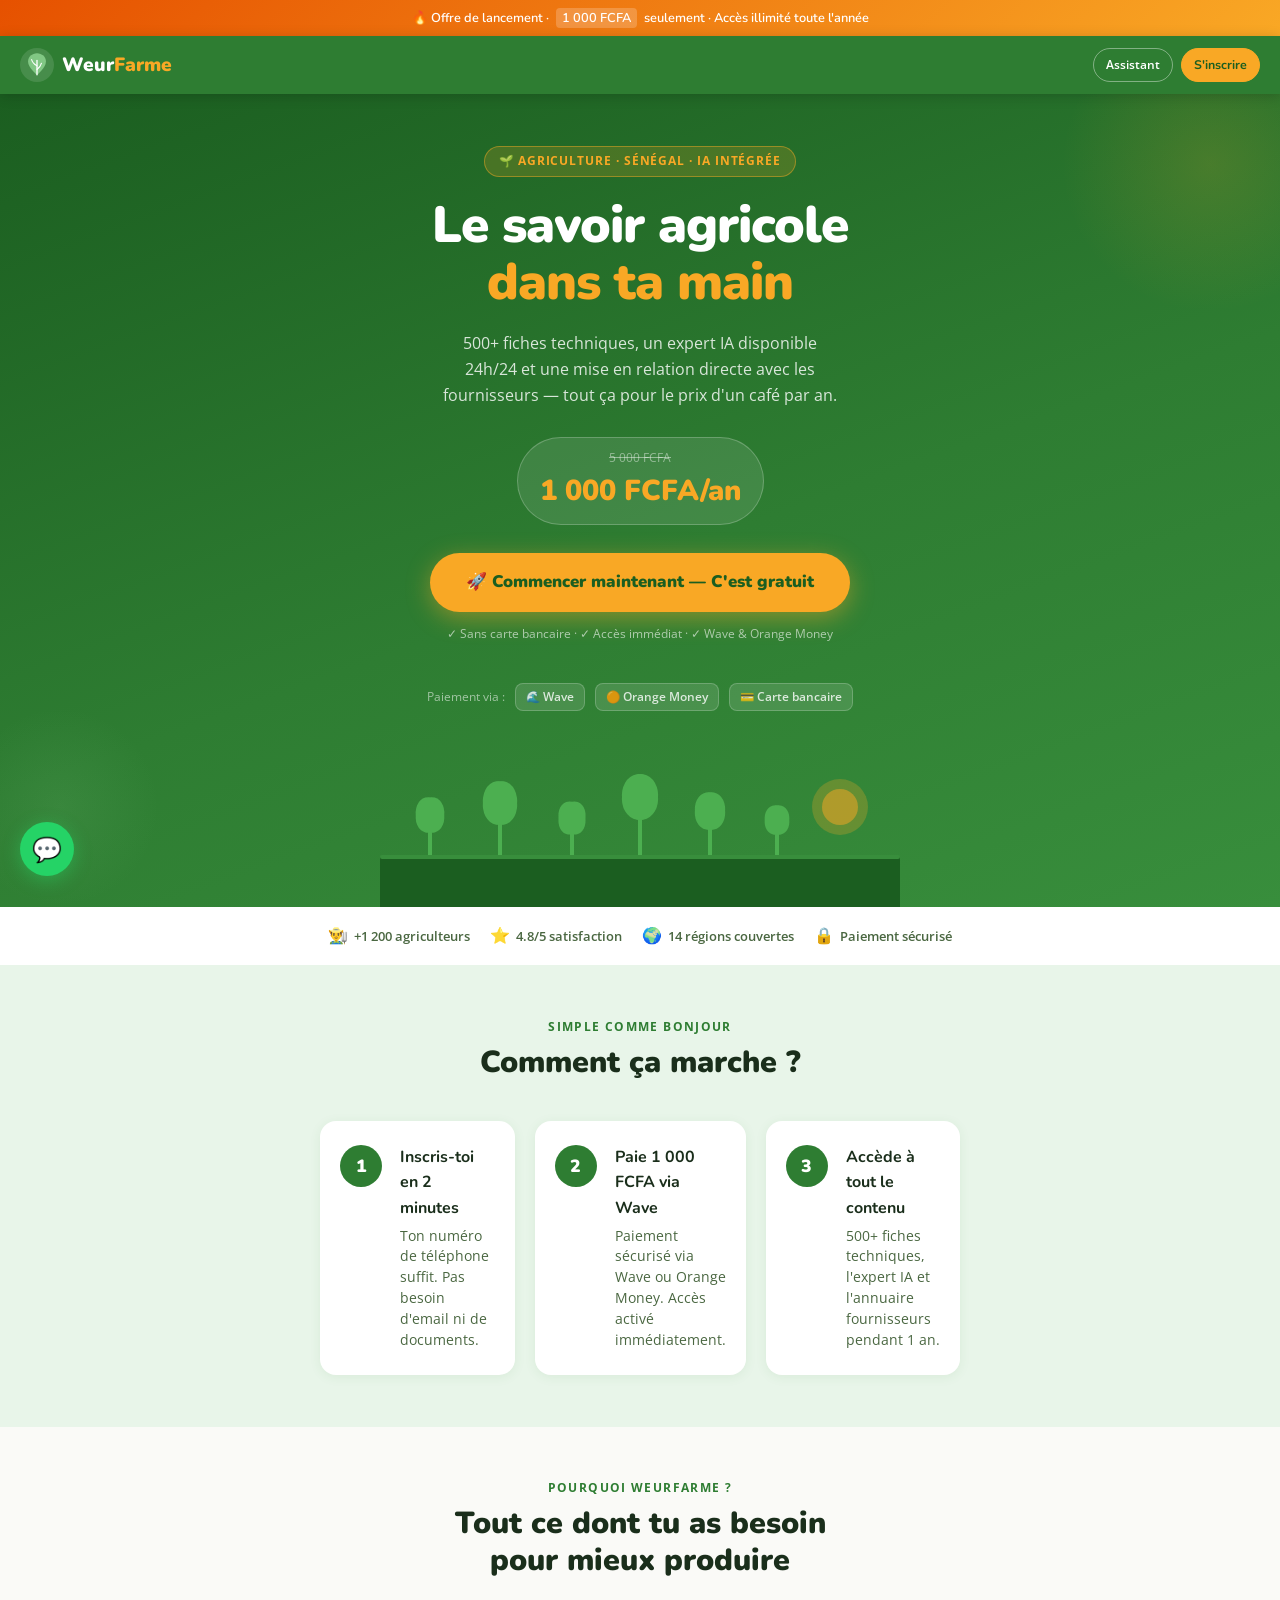
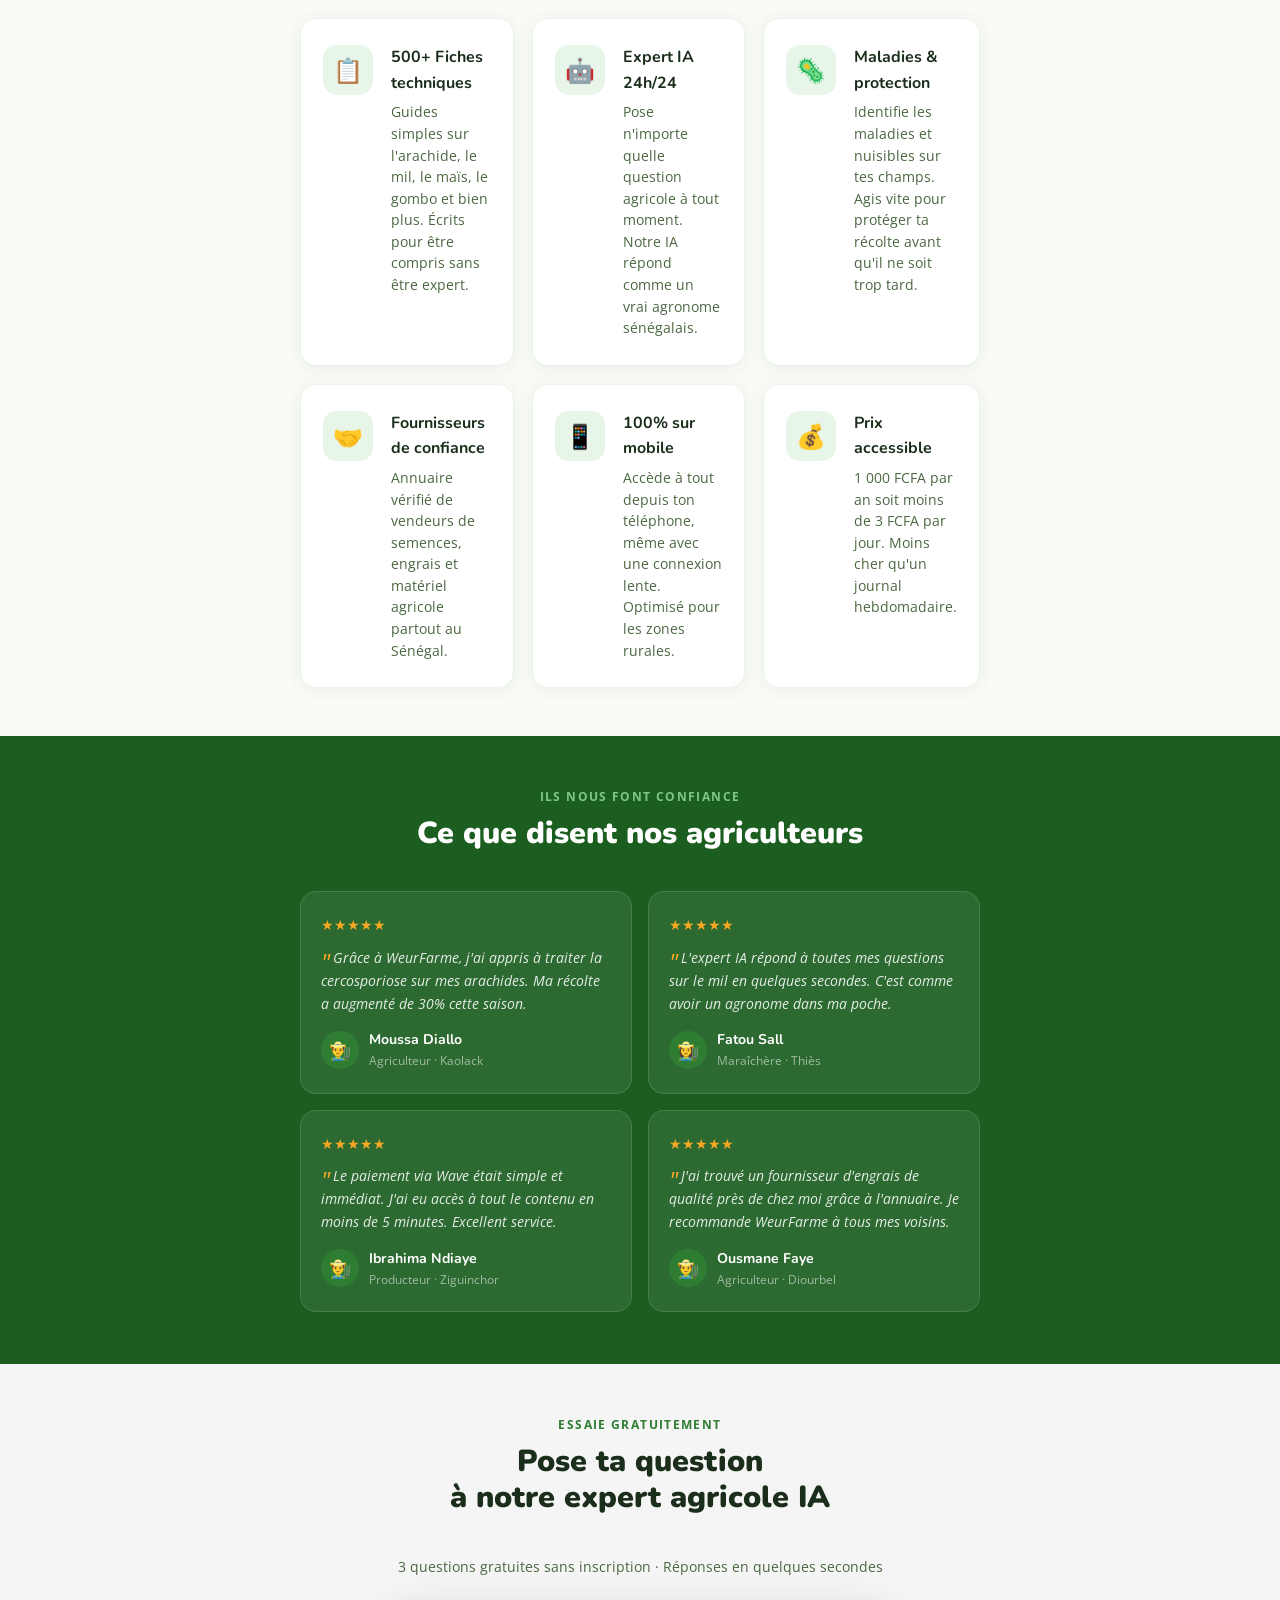
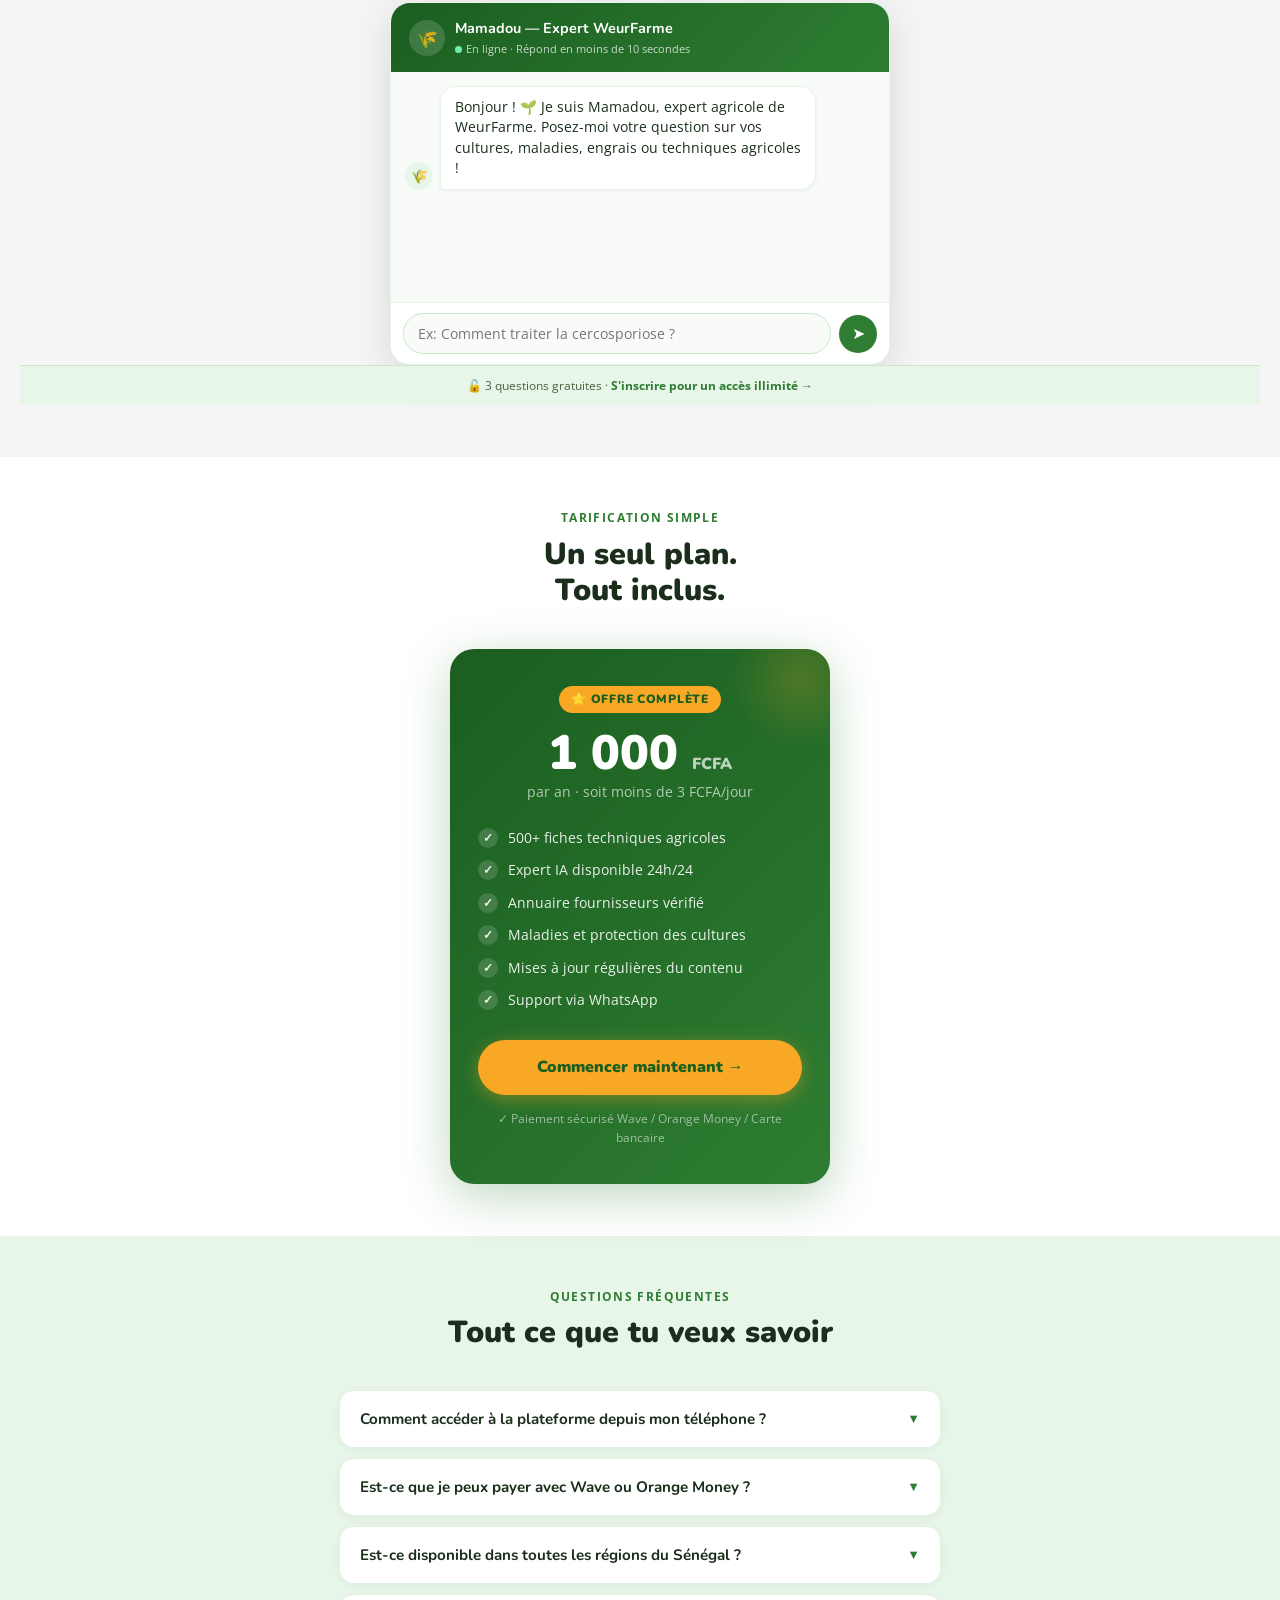
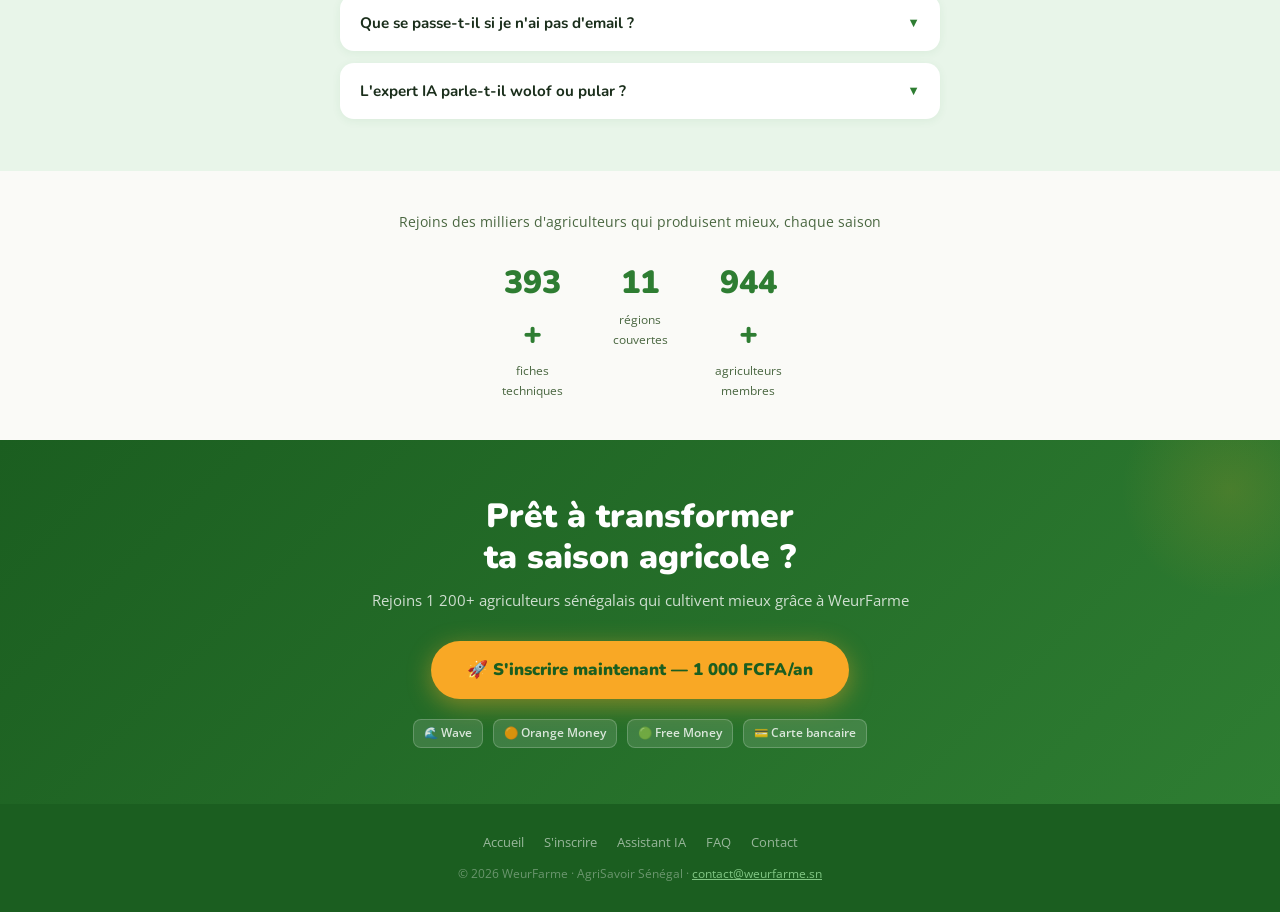
<file: index.html>
<!DOCTYPE html>
<html lang="fr">
<head>
  <meta charset="UTF-8" />
  <meta name="viewport" content="width=device-width, initial-scale=1.0" />
  <meta name="description" content="WeurFarme – La plateforme agricole sénégalaise. Accédez à 500+ fiches techniques, protégez vos cultures et trouvez des fournisseurs de confiance pour seulement 1 000 FCFA/an." />
  <meta name="keywords" content="agriculture Sénégal, fiches techniques agricoles, arachide, mil, maïs, WeurFarme" />
  <meta property="og:title" content="WeurFarme – Le savoir agricole dans ta main" />
  <meta property="og:description" content="500+ fiches techniques agricoles pour les agriculteurs sénégalais. 1 000 FCFA/an seulement." />
  <title>WeurFarme – Le savoir agricole dans ta main</title>
  <link rel="preconnect" href="https://fonts.googleapis.com" />
  <link rel="preconnect" href="https://fonts.gstatic.com" crossorigin />
  <link href="https://fonts.googleapis.com/css2?family=Nunito:wght@700;900&family=Open+Sans:wght@400;600&display=swap" rel="stylesheet" />
  <style>
    :root {
      --vert: #2E7D32;
      --vert-fonce: #1B5E20;
      --vert-clair: #81C784;
      --vert-pale: #E8F5E9;
      --or: #F9A825;
      --or-fonce: #E65100;
      --blanc: #FAFAF7;
      --texte: #1A2E1B;
      --texte-doux: #4A6741;
      --gris: #F5F5F5;
      --rayon: 16px;
    }

    *, *::before, *::after { box-sizing: border-box; margin: 0; padding: 0; }
    html { scroll-behavior: smooth; }
    body { font-family: 'Open Sans', sans-serif; background: var(--blanc); color: var(--texte); line-height: 1.6; overflow-x: hidden; }

    header {
      background: var(--vert);
      padding: 12px 20px;
      display: flex;
      align-items: center;
      justify-content: space-between;
      position: sticky;
      top: 0;
      z-index: 100;
      box-shadow: 0 2px 12px rgba(0,0,0,0.18);
    }

    .logo { display: flex; align-items: center; gap: 8px; text-decoration: none; flex-shrink: 0; }
    .logo-icone { width: 34px; height: 34px; flex-shrink: 0; }
    .logo-texte { font-family: 'Nunito', sans-serif; font-weight: 900; font-size: 1.2rem; line-height: 1; }
    .logo-texte span:first-child { color: #fff; }
    .logo-texte span:last-child { color: var(--or); }

    .header-nav { display: flex; align-items: center; gap: 8px; flex-shrink: 0; }
    .nav-lien { font-size: 0.78rem; font-weight: 600; color: #fff; text-decoration: none; border: 1.5px solid rgba(255,255,255,0.4); border-radius: 50px; padding: 6px 12px; transition: all 0.2s; white-space: nowrap; }
    .nav-lien:hover { background: rgba(255,255,255,0.15); }
    .nav-lien.principal { background: var(--or); color: var(--vert-fonce); border-color: var(--or); font-family: 'Nunito', sans-serif; font-weight: 700; }
    .nav-lien.principal:hover { background: #FFB300; }

    .bandeau-urgence {
      background: linear-gradient(135deg, var(--or-fonce), var(--or));
      color: #fff;
      text-align: center;
      padding: 8px 20px;
      font-size: 0.8rem;
      font-weight: 600;
      font-family: 'Nunito', sans-serif;
    }

    .bandeau-urgence span { background: rgba(255,255,255,0.2); border-radius: 4px; padding: 1px 6px; margin: 0 4px; }

    .hero {
      background: linear-gradient(160deg, var(--vert-fonce) 0%, var(--vert) 55%, #388E3C 100%);
      padding: 52px 24px 0;
      text-align: center;
      position: relative;
      overflow: hidden;
    }

    .hero::before {
      content: '';
      position: absolute;
      top: -80px; right: -80px;
      width: 300px; height: 300px;
      background: radial-gradient(circle, rgba(249,168,37,0.15) 0%, transparent 70%);
      pointer-events: none;
    }

    .hero::after {
      content: '';
      position: absolute;
      bottom: 0; left: -40px;
      width: 200px; height: 200px;
      background: radial-gradient(circle, rgba(129,199,132,0.12) 0%, transparent 70%);
      pointer-events: none;
    }

    .hero-badge {
      display: inline-flex;
      align-items: center;
      gap: 6px;
      background: rgba(249,168,37,0.18);
      border: 1px solid rgba(249,168,37,0.45);
      color: var(--or);
      font-size: 0.72rem;
      font-weight: 700;
      letter-spacing: 0.08em;
      text-transform: uppercase;
      padding: 5px 14px;
      border-radius: 50px;
      margin-bottom: 20px;
    }

    .hero h1 {
      font-family: 'Nunito', sans-serif;
      font-weight: 900;
      font-size: clamp(2rem, 8vw, 3.2rem);
      color: #fff;
      line-height: 1.12;
      margin-bottom: 18px;
      letter-spacing: -0.02em;
    }

    .hero h1 em { font-style: normal; color: var(--or); }

    .hero-desc {
      font-size: 1rem;
      color: rgba(255,255,255,0.82);
      max-width: 400px;
      margin: 0 auto 28px;
      line-height: 1.65;
    }

    .hero-prix {
      display: inline-flex;
      align-items: center;
      gap: 10px;
      background: rgba(255,255,255,0.10);
      border: 1px solid rgba(255,255,255,0.22);
      border-radius: 50px;
      padding: 10px 22px;
      margin-bottom: 28px;
    }

    .hero-prix .montant { font-family: 'Nunito', sans-serif; font-weight: 900; font-size: 1.8rem; color: var(--or); }
    .hero-prix .detail { font-size: 0.82rem; color: rgba(255,255,255,0.75); }
    .hero-prix .ancien { font-size: 0.78rem; color: rgba(255,255,255,0.45); text-decoration: line-through; }

    .hero-cta { display: flex; flex-direction: column; align-items: center; gap: 12px; margin-bottom: 40px; }

    .btn-principal {
      display: inline-flex;
      align-items: center;
      gap: 8px;
      background: var(--or);
      color: var(--vert-fonce);
      font-family: 'Nunito', sans-serif;
      font-weight: 900;
      font-size: 1.05rem;
      padding: 16px 36px;
      border-radius: 50px;
      text-decoration: none;
      box-shadow: 0 6px 24px rgba(249,168,37,0.45);
      transition: transform 0.15s, box-shadow 0.15s, background 0.15s;
    }

    .btn-principal:hover { transform: translateY(-2px); box-shadow: 0 10px 32px rgba(249,168,37,0.60); background: #FFB300; }
    .btn-principal:active { transform: translateY(0); }

    .hero-garantie { font-size: 0.75rem; color: rgba(255,255,255,0.60); display: flex; align-items: center; gap: 5px; }

    .hero-paiements {
      display: flex;
      align-items: center;
      justify-content: center;
      gap: 10px;
      margin-bottom: 36px;
      flex-wrap: wrap;
    }

    .hero-paiements span { font-size: 0.72rem; color: rgba(255,255,255,0.55); }

    .badge-paiement {
      background: rgba(255,255,255,0.12);
      border: 1px solid rgba(255,255,255,0.20);
      border-radius: 8px;
      padding: 4px 10px;
      font-size: 0.72rem;
      color: rgba(255,255,255,0.80);
      font-weight: 600;
    }

    .hero-scene { display: block; width: 100%; max-width: 520px; margin: 0 auto; }

    .social-proof {
      background: #fff;
      border-bottom: 1px solid var(--vert-pale);
      padding: 16px 20px;
      display: flex;
      align-items: center;
      justify-content: center;
      gap: 20px;
      flex-wrap: wrap;
    }

    .proof-item {
      display: flex;
      align-items: center;
      gap: 6px;
      font-size: 0.8rem;
      color: var(--texte-doux);
      font-weight: 600;
    }

    .proof-item .proof-icon { font-size: 1rem; }

    .comment {
      background: var(--vert-pale);
      padding: 52px 20px;
    }

    .section-label { text-align: center; font-size: 0.72rem; font-weight: 700; letter-spacing: 0.12em; text-transform: uppercase; color: var(--vert); margin-bottom: 8px; }
    .section-titre { font-family: 'Nunito', sans-serif; font-weight: 900; font-size: clamp(1.4rem, 5vw, 1.9rem); text-align: center; color: var(--texte); line-height: 1.2; margin-bottom: 40px; }

    .etapes { display: grid; grid-template-columns: 1fr; gap: 20px; max-width: 640px; margin: 0 auto; }

    .etape {
      background: #fff;
      border-radius: var(--rayon);
      padding: 24px 20px;
      display: flex;
      gap: 18px;
      align-items: flex-start;
      box-shadow: 0 2px 12px rgba(46,125,50,0.08);
      position: relative;
    }

    .etape-num {
      width: 42px; height: 42px;
      background: var(--vert);
      color: #fff;
      font-family: 'Nunito', sans-serif;
      font-weight: 900;
      font-size: 1.1rem;
      border-radius: 50%;
      display: flex; align-items: center; justify-content: center;
      flex-shrink: 0;
    }

    .etape-corps h3 { font-family: 'Nunito', sans-serif; font-weight: 700; font-size: 1rem; color: var(--texte); margin-bottom: 4px; }
    .etape-corps p { font-size: 0.87rem; color: var(--texte-doux); line-height: 1.5; }

    .avantages { padding: 52px 20px 48px; background: var(--blanc); }

    .cartes { display: grid; grid-template-columns: 1fr; gap: 18px; max-width: 680px; margin: 0 auto; }

    .carte {
      background: #fff;
      border: 1.5px solid var(--vert-pale);
      border-radius: var(--rayon);
      padding: 26px 22px;
      box-shadow: 0 2px 16px rgba(46,125,50,0.08);
      display: flex;
      gap: 18px;
      align-items: flex-start;
      transition: transform 0.2s, box-shadow 0.2s, border-color 0.2s;
    }

    .carte:hover { transform: translateY(-4px); box-shadow: 0 10px 30px rgba(46,125,50,0.14); border-color: var(--vert-clair); }

    .carte-icone {
      width: 50px; height: 50px;
      border-radius: 14px;
      background: var(--vert-pale);
      display: flex; align-items: center; justify-content: center;
      flex-shrink: 0;
      font-size: 1.5rem;
    }

    .carte-corps h3 { font-family: 'Nunito', sans-serif; font-weight: 700; font-size: 1rem; color: var(--texte); margin-bottom: 5px; }
    .carte-corps p { font-size: 0.87rem; color: var(--texte-doux); line-height: 1.55; }

    .temoignages { background: var(--vert-fonce); padding: 52px 20px; }
    .temoignages .section-label { color: var(--vert-clair); }
    .temoignages .section-titre { color: #fff; }

    .temoignages-grille { display: grid; grid-template-columns: 1fr; gap: 16px; max-width: 680px; margin: 0 auto; }

    .temoignage {
      background: rgba(255,255,255,0.08);
      border: 1px solid rgba(255,255,255,0.12);
      border-radius: var(--rayon);
      padding: 22px 20px;
    }

    .temoignage-texte { font-size: 0.9rem; color: rgba(255,255,255,0.88); line-height: 1.6; margin-bottom: 14px; font-style: italic; }
    .temoignage-texte::before { content: '"'; font-size: 1.5rem; color: var(--or); line-height: 0; vertical-align: -8px; margin-right: 3px; }

    .temoignage-auteur { display: flex; align-items: center; gap: 10px; }
    .temoignage-avatar { width: 38px; height: 38px; border-radius: 50%; background: var(--vert); display: flex; align-items: center; justify-content: center; font-size: 1.1rem; flex-shrink: 0; }
    .temoignage-nom { font-family: 'Nunito', sans-serif; font-weight: 700; font-size: 0.88rem; color: #fff; }
    .temoignage-lieu { font-size: 0.75rem; color: rgba(255,255,255,0.55); }

    .etoiles { color: var(--or); font-size: 0.85rem; margin-bottom: 10px; }

    .section-assistant { background: var(--gris); padding: 52px 20px; }
    .section-assistant .section-label { color: var(--vert); }

    .chatbox { background: #fff; border-radius: 20px; max-width: 500px; margin: 0 auto; overflow: hidden; box-shadow: 0 8px 40px rgba(0,0,0,0.12); border: 1.5px solid var(--vert-pale); }
    .chatbox-entete { background: linear-gradient(135deg, var(--vert-fonce), var(--vert)); padding: 14px 18px; display: flex; align-items: center; gap: 10px; }
    .chatbox-avatar { width: 36px; height: 36px; background: rgba(255,255,255,0.15); border-radius: 50%; display: flex; align-items: center; justify-content: center; font-size: 1.1rem; }
    .chatbox-entete-info h3 { font-family: 'Nunito', sans-serif; font-weight: 700; font-size: 0.9rem; color: #fff; }
    .chatbox-entete-info p { font-size: 0.7rem; color: rgba(255,255,255,0.75); display: flex; align-items: center; gap: 4px; }
    .chat-point { width: 7px; height: 7px; background: #69F0AE; border-radius: 50%; display: inline-block; animation: pulse 2s infinite; }
    @keyframes pulse { 0%,100%{opacity:1} 50%{opacity:0.3} }

    .chatbox-messages { height: 230px; overflow-y: auto; padding: 14px; background: #F9FBF9; display: flex; flex-direction: column; gap: 10px; scroll-behavior: smooth; }
    .pub-msg { display: flex; gap: 7px; align-items: flex-end; }
    .pub-msg.user { flex-direction: row-reverse; }
    .pub-msg-avatar { width: 28px; height: 28px; border-radius: 50%; background: var(--vert-pale); display: flex; align-items: center; justify-content: center; font-size: 0.85rem; flex-shrink: 0; }
    .pub-msg.user .pub-msg-avatar { background: var(--or); }
    .pub-msg-bulle { max-width: 80%; padding: 10px 14px; border-radius: 16px; font-size: 0.85rem; line-height: 1.5; text-align: left; }
    .pub-msg.expert .pub-msg-bulle { background: #fff; color: var(--texte); border: 1px solid #E8F5E9; border-bottom-left-radius: 4px; box-shadow: 0 1px 4px rgba(0,0,0,0.06); }
    .pub-msg.user .pub-msg-bulle { background: var(--vert); color: #fff; border-bottom-right-radius: 4px; }

    .pub-frappe { display: none; padding: 6px 14px; gap: 6px; align-items: center; background: #F9FBF9; }
    .pub-frappe.visible { display: flex; }
    .pub-frappe span { font-size: 0.72rem; color: var(--texte-doux); }
    .pub-frappe-pts { display: flex; gap: 3px; }
    .pub-frappe-pts i { width: 6px; height: 6px; background: var(--vert-clair); border-radius: 50%; animation: rebond 1.2s infinite; font-style: normal; }
    .pub-frappe-pts i:nth-child(2) { animation-delay: 0.2s; }
    .pub-frappe-pts i:nth-child(3) { animation-delay: 0.4s; }
    @keyframes rebond { 0%,80%,100%{transform:scale(0.7);opacity:0.4} 40%{transform:scale(1);opacity:1} }

    .chatbox-saisie { padding: 10px 12px; border-top: 1px solid #E8F5E9; display: flex; gap: 8px; align-items: center; background: #fff; }
    .chatbox-input { flex: 1; padding: 10px 14px; border: 1.5px solid #C8E6C9; border-radius: 50px; font-family: 'Open Sans', sans-serif; font-size: 0.86rem; outline: none; background: #F9FBF9; transition: all 0.2s; }
    .chatbox-input:focus { border-color: var(--vert); background: #fff; }
    .chatbox-input:disabled { opacity: 0.5; cursor: not-allowed; }
    .chatbox-envoyer { width: 38px; height: 38px; background: var(--vert); border: none; border-radius: 50%; color: #fff; font-size: 1rem; cursor: pointer; display: flex; align-items: center; justify-content: center; flex-shrink: 0; transition: background 0.2s; }
    .chatbox-envoyer:hover { background: var(--vert-fonce); }
    .chatbox-envoyer:disabled { opacity: 0.5; cursor: not-allowed; }

    .chatbox-note { background: var(--vert-pale); padding: 10px 16px; font-size: 0.75rem; color: var(--texte-doux); text-align: center; border-top: 1px solid #C8E6C9; }
    .chatbox-note a { color: var(--vert); text-decoration: none; font-weight: 700; }

    .section-prix { background: #fff; padding: 52px 20px; }

    .prix-carte {
      background: linear-gradient(135deg, var(--vert-fonce), var(--vert));
      border-radius: 24px;
      padding: 36px 28px;
      max-width: 380px;
      margin: 0 auto;
      text-align: center;
      box-shadow: 0 12px 48px rgba(46,125,50,0.30);
      position: relative;
      overflow: hidden;
    }

    .prix-carte::before {
      content: '';
      position: absolute;
      top: -40px; right: -40px;
      width: 140px; height: 140px;
      background: radial-gradient(circle, rgba(249,168,37,0.20) 0%, transparent 70%);
    }

    .prix-badge { display: inline-block; background: var(--or); color: var(--vert-fonce); font-family: 'Nunito', sans-serif; font-weight: 900; font-size: 0.75rem; padding: 4px 12px; border-radius: 50px; margin-bottom: 16px; text-transform: uppercase; letter-spacing: 0.06em; }
    .prix-montant { font-family: 'Nunito', sans-serif; font-weight: 900; font-size: 3rem; color: #fff; line-height: 1; margin-bottom: 4px; }
    .prix-montant span { font-size: 1rem; color: rgba(255,255,255,0.70); }
    .prix-periode { font-size: 0.85rem; color: rgba(255,255,255,0.65); margin-bottom: 24px; }

    .prix-features { list-style: none; text-align: left; margin-bottom: 28px; display: flex; flex-direction: column; gap: 10px; }
    .prix-features li { display: flex; align-items: center; gap: 10px; font-size: 0.88rem; color: rgba(255,255,255,0.90); }
    .prix-features li::before { content: '✓'; width: 20px; height: 20px; background: rgba(255,255,255,0.15); border-radius: 50%; display: flex; align-items: center; justify-content: center; font-size: 0.72rem; font-weight: 700; flex-shrink: 0; }

    .btn-prix { display: block; background: var(--or); color: var(--vert-fonce); font-family: 'Nunito', sans-serif; font-weight: 900; font-size: 1rem; padding: 15px; border-radius: 50px; text-decoration: none; box-shadow: 0 4px 18px rgba(249,168,37,0.40); transition: transform 0.15s, box-shadow 0.15s; }
    .btn-prix:hover { transform: translateY(-2px); box-shadow: 0 8px 28px rgba(249,168,37,0.55); }

    .prix-garantie { margin-top: 14px; font-size: 0.75rem; color: rgba(255,255,255,0.55); }

    .faq { background: var(--vert-pale); padding: 52px 20px; }

    .faq-liste { max-width: 600px; margin: 0 auto; display: flex; flex-direction: column; gap: 12px; }

    .faq-item { background: #fff; border-radius: 14px; overflow: hidden; box-shadow: 0 2px 10px rgba(46,125,50,0.07); }

    .faq-question {
      width: 100%;
      padding: 18px 20px;
      background: none;
      border: none;
      text-align: left;
      font-family: 'Nunito', sans-serif;
      font-weight: 700;
      font-size: 0.95rem;
      color: var(--texte);
      cursor: pointer;
      display: flex;
      align-items: center;
      justify-content: space-between;
      gap: 10px;
    }

    .faq-chevron { font-size: 0.8rem; color: var(--vert); transition: transform 0.3s; flex-shrink: 0; }
    .faq-item.ouvert .faq-chevron { transform: rotate(180deg); }

    .faq-reponse { display: none; padding: 0 20px 18px; font-size: 0.87rem; color: var(--texte-doux); line-height: 1.6; }
    .faq-item.ouvert .faq-reponse { display: block; }

    .confiance { background: var(--blanc); padding: 40px 20px; }
    .confiance > p { text-align: center; font-size: 0.88rem; color: var(--texte-doux); margin-bottom: 24px; }

    .stats { display: flex; justify-content: center; gap: 28px; flex-wrap: wrap; }
    .stat { display: flex; flex-direction: column; align-items: center; }
    .stat-chiffre { font-family: 'Nunito', sans-serif; font-weight: 900; font-size: 2rem; color: var(--vert); }
    .stat-label { font-size: 0.76rem; color: var(--texte-doux); text-align: center; max-width: 80px; margin-top: 2px; }

    .cta-bas { background: linear-gradient(135deg, var(--vert-fonce), var(--vert)); padding: 56px 24px; text-align: center; position: relative; overflow: hidden; }
    .cta-bas::before { content: ''; position: absolute; top: -60px; right: -60px; width: 220px; height: 220px; background: radial-gradient(circle, rgba(249,168,37,0.15) 0%, transparent 70%); }
    .cta-bas h2 { font-family: 'Nunito', sans-serif; font-weight: 900; font-size: clamp(1.5rem, 5vw, 2.1rem); color: #fff; line-height: 1.2; margin-bottom: 12px; }
    .cta-bas p { color: rgba(255,255,255,0.78); font-size: 0.92rem; margin-bottom: 28px; }
    .cta-bas-paiements { display: flex; justify-content: center; gap: 10px; flex-wrap: wrap; margin-top: 20px; }
    .cta-bas-paiements .badge-paiement { border-color: rgba(255,255,255,0.20); }

    .whatsapp-fab {
      position: fixed;
      bottom: 24px;
      left: 20px;
      width: 54px; height: 54px;
      background: #25D366;
      border-radius: 50%;
      display: flex; align-items: center; justify-content: center;
      font-size: 1.5rem;
      box-shadow: 0 4px 18px rgba(37,211,102,0.45);
      z-index: 200;
      text-decoration: none;
      transition: transform 0.2s;
      animation: apparaitre 1s ease 2s both;
    }

    .whatsapp-fab:hover { transform: scale(1.1); }

    @keyframes apparaitre { from { opacity: 0; transform: scale(0.5); } to { opacity: 1; transform: scale(1); } }

    footer { background: var(--vert-fonce); padding: 28px 20px; text-align: center; }
    .footer-liens { display: flex; justify-content: center; gap: 20px; flex-wrap: wrap; margin-bottom: 12px; }
    .footer-liens a { font-size: 0.8rem; color: rgba(255,255,255,0.55); text-decoration: none; }
    .footer-liens a:hover { color: var(--vert-clair); }
    footer p { font-size: 0.78rem; color: rgba(255,255,255,0.35); }

    @media (min-width: 600px) {
      .cartes { grid-template-columns: 1fr 1fr; }
      .cartes .carte:last-child { grid-column: 1 / -1; }
      .etapes { grid-template-columns: 1fr 1fr; }
      .temoignages-grille { grid-template-columns: 1fr 1fr; }
    }

    @media (min-width: 900px) {
      .cartes { grid-template-columns: repeat(3, 1fr); }
      .cartes .carte:last-child { grid-column: auto; }
      .etapes { grid-template-columns: repeat(3, 1fr); }
    }

    @media (prefers-reduced-motion: no-preference) {
      .carte { opacity: 0; transform: translateY(20px); animation: monter 0.5s ease forwards; }
      .carte:nth-child(1) { animation-delay: 0.1s; }
      .carte:nth-child(2) { animation-delay: 0.2s; }
      .carte:nth-child(3) { animation-delay: 0.3s; }
      @keyframes monter { to { opacity: 1; transform: translateY(0); } }
    }
  </style>
</head>
<body>

  <div class="bandeau-urgence">
    🔥 Offre de lancement · <span>1 000 FCFA</span> seulement · Accès illimité toute l'année
  </div>

  <header>
    <a href="index.html" class="logo">
      <svg class="logo-icone" viewBox="0 0 38 38" fill="none" xmlns="http://www.w3.org/2000/svg">
        <circle cx="19" cy="19" r="19" fill="rgba(255,255,255,0.12)"/>
        <path d="M19 30 C19 30 9 22 9 15 C9 10.03 13.48 6 19 6 C24.52 6 29 10.03 29 15 C29 22 19 30 19 30Z" fill="#81C784"/>
        <path d="M19 30 L19 14" stroke="white" stroke-width="1.5" stroke-linecap="round"/>
        <path d="M19 20 C19 20 14 17 13 13" stroke="white" stroke-width="1.2" stroke-linecap="round"/>
        <path d="M19 24 C19 24 23 21 24 17" stroke="white" stroke-width="1.2" stroke-linecap="round"/>
      </svg>
      <div class="logo-texte"><span>Weur</span><span>Farme</span></div>
    </a>
    <div class="header-nav">
      <a href="#assistant" class="nav-lien">Assistant</a>
      <a href="inscription.html" class="nav-lien principal">S'inscrire</a>
    </div>
  </header>

  <section class="hero">
    <div class="hero-badge">🌱 Agriculture · Sénégal · IA intégrée</div>
    <h1>Le savoir agricole<br /><em>dans ta main</em></h1>
    <p class="hero-desc">500+ fiches techniques, un expert IA disponible 24h/24 et une mise en relation directe avec les fournisseurs — tout ça pour le prix d'un café par an.</p>

    <div class="hero-prix">
      <div>
        <div class="ancien">5 000 FCFA</div>
        <div class="montant">1 000 <span>FCFA/an</span></div>
      </div>
    </div>

    <div class="hero-cta">
      <a href="inscription.html" class="btn-principal">🚀 Commencer maintenant — C'est gratuit</a>
      <span class="hero-garantie">✓ Sans carte bancaire · ✓ Accès immédiat · ✓ Wave & Orange Money</span>
    </div>

    <div class="hero-paiements">
      <span>Paiement via :</span>
      <div class="badge-paiement">🌊 Wave</div>
      <div class="badge-paiement">🟠 Orange Money</div>
      <div class="badge-paiement">💳 Carte bancaire</div>
    </div>

    <svg class="hero-scene" viewBox="0 0 520 160" fill="none" xmlns="http://www.w3.org/2000/svg">
      <rect x="0" y="110" width="520" height="50" fill="#1B5E20"/>
      <circle cx="460" cy="60" r="28" fill="rgba(249,168,37,0.25)"/>
      <circle cx="460" cy="60" r="18" fill="rgba(249,168,37,0.50)"/>
      <g fill="#4CAF50">
        <rect x="48" y="75" width="4" height="36" rx="2"/><ellipse cx="50" cy="68" rx="14" ry="18" transform="rotate(-15 50 68)"/><ellipse cx="50" cy="68" rx="14" ry="18" transform="rotate(15 50 68)"/>
        <rect x="118" y="65" width="4" height="46" rx="2"/><ellipse cx="120" cy="56" rx="17" ry="22" transform="rotate(-10 120 56)"/><ellipse cx="120" cy="56" rx="17" ry="22" transform="rotate(10 120 56)"/>
        <rect x="190" y="78" width="4" height="33" rx="2"/><ellipse cx="192" cy="71" rx="13" ry="17" transform="rotate(-20 192 71)"/><ellipse cx="192" cy="71" rx="13" ry="17" transform="rotate(20 192 71)"/>
        <rect x="258" y="60" width="4" height="51" rx="2"/><ellipse cx="260" cy="50" rx="18" ry="23" transform="rotate(-8 260 50)"/><ellipse cx="260" cy="50" rx="18" ry="23" transform="rotate(8 260 50)"/>
        <rect x="328" y="72" width="4" height="39" rx="2"/><ellipse cx="330" cy="64" rx="15" ry="19" transform="rotate(-12 330 64)"/><ellipse cx="330" cy="64" rx="15" ry="19" transform="rotate(12 330 64)"/>
        <rect x="395" y="80" width="4" height="31" rx="2"/><ellipse cx="397" cy="73" rx="12" ry="15" transform="rotate(-18 397 73)"/><ellipse cx="397" cy="73" rx="12" ry="15" transform="rotate(18 397 73)"/>
      </g>
      <rect x="0" y="108" width="520" height="4" fill="#388E3C" rx="2"/>
    </svg>
  </section>

  <div class="social-proof">
    <div class="proof-item"><span class="proof-icon">👨‍🌾</span> +1 200 agriculteurs</div>
    <div class="proof-item"><span class="proof-icon">⭐</span> 4.8/5 satisfaction</div>
    <div class="proof-item"><span class="proof-icon">🌍</span> 14 régions couvertes</div>
    <div class="proof-item"><span class="proof-icon">🔒</span> Paiement sécurisé</div>
  </div>

  <section class="comment">
    <p class="section-label">Simple comme bonjour</p>
    <h2 class="section-titre">Comment ça marche ?</h2>
    <div class="etapes">
      <div class="etape">
        <div class="etape-num">1</div>
        <div class="etape-corps">
          <h3>Inscris-toi en 2 minutes</h3>
          <p>Ton numéro de téléphone suffit. Pas besoin d'email ni de documents.</p>
        </div>
      </div>
      <div class="etape">
        <div class="etape-num">2</div>
        <div class="etape-corps">
          <h3>Paie 1 000 FCFA via Wave</h3>
          <p>Paiement sécurisé via Wave ou Orange Money. Accès activé immédiatement.</p>
        </div>
      </div>
      <div class="etape">
        <div class="etape-num">3</div>
        <div class="etape-corps">
          <h3>Accède à tout le contenu</h3>
          <p>500+ fiches techniques, l'expert IA et l'annuaire fournisseurs pendant 1 an.</p>
        </div>
      </div>
    </div>
  </section>

  <section class="avantages">
    <p class="section-label">Pourquoi WeurFarme ?</p>
    <h2 class="section-titre">Tout ce dont tu as besoin<br />pour mieux produire</h2>
    <div class="cartes">
      <div class="carte">
        <div class="carte-icone">📋</div>
        <div class="carte-corps">
          <h3>500+ Fiches techniques</h3>
          <p>Guides simples sur l'arachide, le mil, le maïs, le gombo et bien plus. Écrits pour être compris sans être expert.</p>
        </div>
      </div>
      <div class="carte">
        <div class="carte-icone">🤖</div>
        <div class="carte-corps">
          <h3>Expert IA 24h/24</h3>
          <p>Pose n'importe quelle question agricole à tout moment. Notre IA répond comme un vrai agronome sénégalais.</p>
        </div>
      </div>
      <div class="carte">
        <div class="carte-icone">🦠</div>
        <div class="carte-corps">
          <h3>Maladies &amp; protection</h3>
          <p>Identifie les maladies et nuisibles sur tes champs. Agis vite pour protéger ta récolte avant qu'il ne soit trop tard.</p>
        </div>
      </div>
      <div class="carte">
        <div class="carte-icone">🤝</div>
        <div class="carte-corps">
          <h3>Fournisseurs de confiance</h3>
          <p>Annuaire vérifié de vendeurs de semences, engrais et matériel agricole partout au Sénégal.</p>
        </div>
      </div>
      <div class="carte">
        <div class="carte-icone">📱</div>
        <div class="carte-corps">
          <h3>100% sur mobile</h3>
          <p>Accède à tout depuis ton téléphone, même avec une connexion lente. Optimisé pour les zones rurales.</p>
        </div>
      </div>
      <div class="carte">
        <div class="carte-icone">💰</div>
        <div class="carte-corps">
          <h3>Prix accessible</h3>
          <p>1 000 FCFA par an soit moins de 3 FCFA par jour. Moins cher qu'un journal hebdomadaire.</p>
        </div>
      </div>
    </div>
  </section>

  <section class="temoignages">
    <p class="section-label">Ils nous font confiance</p>
    <h2 class="section-titre">Ce que disent nos agriculteurs</h2>
    <div class="temoignages-grille">
      <div class="temoignage">
        <div class="etoiles">★★★★★</div>
        <p class="temoignage-texte">Grâce à WeurFarme, j'ai appris à traiter la cercosporiose sur mes arachides. Ma récolte a augmenté de 30% cette saison.</p>
        <div class="temoignage-auteur">
          <div class="temoignage-avatar">👨‍🌾</div>
          <div>
            <div class="temoignage-nom">Moussa Diallo</div>
            <div class="temoignage-lieu">Agriculteur · Kaolack</div>
          </div>
        </div>
      </div>
      <div class="temoignage">
        <div class="etoiles">★★★★★</div>
        <p class="temoignage-texte">L'expert IA répond à toutes mes questions sur le mil en quelques secondes. C'est comme avoir un agronome dans ma poche.</p>
        <div class="temoignage-auteur">
          <div class="temoignage-avatar">👩‍🌾</div>
          <div>
            <div class="temoignage-nom">Fatou Sall</div>
            <div class="temoignage-lieu">Maraîchère · Thiès</div>
          </div>
        </div>
      </div>
      <div class="temoignage">
        <div class="etoiles">★★★★★</div>
        <p class="temoignage-texte">Le paiement via Wave était simple et immédiat. J'ai eu accès à tout le contenu en moins de 5 minutes. Excellent service.</p>
        <div class="temoignage-auteur">
          <div class="temoignage-avatar">👨‍🌾</div>
          <div>
            <div class="temoignage-nom">Ibrahima Ndiaye</div>
            <div class="temoignage-lieu">Producteur · Ziguinchor</div>
          </div>
        </div>
      </div>
      <div class="temoignage">
        <div class="etoiles">★★★★★</div>
        <p class="temoignage-texte">J'ai trouvé un fournisseur d'engrais de qualité près de chez moi grâce à l'annuaire. Je recommande WeurFarme à tous mes voisins.</p>
        <div class="temoignage-auteur">
          <div class="temoignage-avatar">👨‍🌾</div>
          <div>
            <div class="temoignage-nom">Ousmane Faye</div>
            <div class="temoignage-lieu">Agriculteur · Diourbel</div>
          </div>
        </div>
      </div>
    </div>
  </section>

  <section class="section-assistant" id="assistant">
    <p class="section-label">Essaie gratuitement</p>
    <h2 class="section-titre">Pose ta question<br />à notre expert agricole IA</h2>
    <p style="text-align:center;font-size:0.88rem;color:var(--texte-doux);margin-bottom:24px;">3 questions gratuites sans inscription · Réponses en quelques secondes</p>

    <div class="chatbox">
      <div class="chatbox-entete">
        <div class="chatbox-avatar">🌾</div>
        <div class="chatbox-entete-info">
          <h3>Mamadou — Expert WeurFarme</h3>
          <p><span class="chat-point"></span>En ligne · Répond en moins de 10 secondes</p>
        </div>
      </div>
      <div class="chatbox-messages" id="pub-messages">
        <div class="pub-msg expert">
          <div class="pub-msg-avatar">🌾</div>
          <div class="pub-msg-bulle">Bonjour ! 🌱 Je suis Mamadou, expert agricole de WeurFarme. Posez-moi votre question sur vos cultures, maladies, engrais ou techniques agricoles !</div>
        </div>
      </div>
      <div class="pub-frappe" id="pub-frappe">
        <div class="pub-frappe-pts"><i></i><i></i><i></i></div>
        <span>Mamadou rédige une réponse...</span>
      </div>
      <div class="chatbox-saisie">
        <input type="text" class="chatbox-input" id="pub-input"
               placeholder="Ex: Comment traiter la cercosporiose ?"
               onkeydown="if(event.key==='Enter') envoyerPublic()" />
        <button class="chatbox-envoyer" id="pub-btn" onclick="envoyerPublic()" aria-label="Envoyer">➤</button>
      </div>
    </div>
    <div class="chatbox-note">
      🔓 3 questions gratuites · <a href="inscription.html">S'inscrire pour un accès illimité →</a>
    </div>
  </section>

  <section class="section-prix">
    <p class="section-label">Tarification simple</p>
    <h2 class="section-titre">Un seul plan.<br />Tout inclus.</h2>
    <div class="prix-carte">
      <div class="prix-badge">⭐ Offre complète</div>
      <div class="prix-montant">1 000 <span>FCFA</span></div>
      <div class="prix-periode">par an · soit moins de 3 FCFA/jour</div>
      <ul class="prix-features">
        <li>500+ fiches techniques agricoles</li>
        <li>Expert IA disponible 24h/24</li>
        <li>Annuaire fournisseurs vérifié</li>
        <li>Maladies et protection des cultures</li>
        <li>Mises à jour régulières du contenu</li>
        <li>Support via WhatsApp</li>
      </ul>
      <a href="inscription.html" class="btn-prix">Commencer maintenant →</a>
      <p class="prix-garantie">✓ Paiement sécurisé Wave / Orange Money / Carte bancaire</p>
    </div>
  </section>

  <section class="faq">
    <p class="section-label">Questions fréquentes</p>
    <h2 class="section-titre">Tout ce que tu veux savoir</h2>
    <div class="faq-liste">
      <div class="faq-item">
        <button class="faq-question" onclick="toggleFaq(this)">
          Comment accéder à la plateforme depuis mon téléphone ?
          <span class="faq-chevron">▼</span>
        </button>
        <div class="faq-reponse">WeurFarme fonctionne directement dans votre navigateur web (Chrome, Firefox). Il suffit d'ouvrir le lien sur votre téléphone, aucune application à installer.</div>
      </div>
      <div class="faq-item">
        <button class="faq-question" onclick="toggleFaq(this)">
          Est-ce que je peux payer avec Wave ou Orange Money ?
          <span class="faq-chevron">▼</span>
        </button>
        <div class="faq-reponse">Oui ! Nous acceptons Wave, Orange Money, Free Money et les cartes bancaires (Visa/Mastercard). Votre accès est activé immédiatement après le paiement.</div>
      </div>
      <div class="faq-item">
        <button class="faq-question" onclick="toggleFaq(this)">
          Est-ce disponible dans toutes les régions du Sénégal ?
          <span class="faq-chevron">▼</span>
        </button>
        <div class="faq-reponse">Oui, WeurFarme couvre les 14 régions du Sénégal. Le contenu est adapté aux spécificités de chaque zone climatique et agricole.</div>
      </div>
      <div class="faq-item">
        <button class="faq-question" onclick="toggleFaq(this)">
          Que se passe-t-il si je n'ai pas d'email ?
          <span class="faq-chevron">▼</span>
        </button>
        <div class="faq-reponse">Aucun problème ! Vous pouvez vous inscrire uniquement avec votre numéro de téléphone. L'email est optionnel sur WeurFarme.</div>
      </div>
      <div class="faq-item">
        <button class="faq-question" onclick="toggleFaq(this)">
          L'expert IA parle-t-il wolof ou pular ?
          <span class="faq-chevron">▼</span>
        </button>
        <div class="faq-reponse">Pour l'instant, l'expert IA répond en français. Le support du wolof et du pular est prévu dans une prochaine mise à jour.</div>
      </div>
    </div>
  </section>

  <section class="confiance">
    <p>Rejoins des milliers d'agriculteurs qui produisent mieux, chaque saison</p>
    <div class="stats">
      <div class="stat"><span class="stat-chiffre" data-target="500">0</span><span style="font-family:'Nunito';font-weight:900;font-size:2rem;color:var(--vert)">+</span><span class="stat-label">fiches techniques</span></div>
      <div class="stat"><span class="stat-chiffre" data-target="14">0</span><span class="stat-label">régions couvertes</span></div>
      <div class="stat"><span class="stat-chiffre" data-target="1200">0</span><span style="font-family:'Nunito';font-weight:900;font-size:2rem;color:var(--vert)">+</span><span class="stat-label">agriculteurs membres</span></div>
    </div>
  </section>

  <section class="cta-bas">
    <h2>Prêt à transformer<br />ta saison agricole ?</h2>
    <p>Rejoins 1 200+ agriculteurs sénégalais qui cultivent mieux grâce à WeurFarme</p>
    <a href="inscription.html" class="btn-principal">🚀 S'inscrire maintenant — 1 000 FCFA/an</a>
    <div class="cta-bas-paiements">
      <div class="badge-paiement">🌊 Wave</div>
      <div class="badge-paiement">🟠 Orange Money</div>
      <div class="badge-paiement">🟢 Free Money</div>
      <div class="badge-paiement">💳 Carte bancaire</div>
    </div>
  </section>

  <a href="https://wa.me/221781234567?text=Bonjour%20WeurFarme%2C%20j'ai%20une%20question"
     class="whatsapp-fab" target="_blank" rel="noopener" aria-label="Contacter via WhatsApp">
    💬
  </a>

  <footer>
    <div class="footer-liens">
      <a href="index.html">Accueil</a>
      <a href="inscription.html">S'inscrire</a>
      <a href="#assistant">Assistant IA</a>
      <a href="#faq">FAQ</a>
      <a href="mailto:contact@weurfarme.sn">Contact</a>
    </div>
    <p>© 2026 WeurFarme · AgriSavoir Sénégal · <a href="mailto:contact@weurfarme.sn" style="color:var(--vert-clair)">contact@weurfarme.sn</a></p>
  </footer>

  <script>
    /* ══ ASSISTANT IA (via fonction Netlify sécurisée, aucune clé API ici) ══ */
    const histo = [];
    let nbQ = 0;

    function scrollBas() {
      const z = document.getElementById('pub-messages');
      setTimeout(() => { z.scrollTop = z.scrollHeight; }, 50);
    }

    function ajouterMsg(texte, type) {
      const zone = document.getElementById('pub-messages');
      const div = document.createElement('div');
      div.className = `pub-msg ${type}`;
      div.innerHTML = `<div class="pub-msg-avatar">${type === 'expert' ? '🌾' : '👤'}</div><div class="pub-msg-bulle">${texte}</div>`;
      zone.appendChild(div);
      scrollBas();
    }

    async function envoyerPublic() {
      const input = document.getElementById('pub-input');
      const btn = document.getElementById('pub-btn');
      const frappe = document.getElementById('pub-frappe');
      const texte = input.value.trim();
      if (!texte || btn.disabled) return;

      if (nbQ >= 3) {
        ajouterMsg('Vous avez utilisé vos 3 questions gratuites ! 🌱 <a href="inscription.html" style="color:var(--vert);font-weight:700">Inscrivez-vous pour un accès illimité →</a>', 'expert');
        input.disabled = true;
        btn.disabled = true;
        return;
      }

      nbQ++;
      ajouterMsg(texte, 'user');
      input.value = '';
      btn.disabled = true;
      frappe.classList.add('visible');
      scrollBas();

      histo.push({ role: 'user', content: texte });

      try {
        const res = await fetch('/.netlify/functions/ask-gemini', {
          method: 'POST',
          headers: { 'Content-Type': 'application/json' },
          body: JSON.stringify({ messages: histo }),
        });

        const data = await res.json();

        if (!res.ok) {
          throw new Error(data.error || 'Erreur du service IA.');
        }

        const rep = data.reply || "Désolé, une erreur est survenue. Réessaie !";
        histo.push({ role: 'assistant', content: rep });
        frappe.classList.remove('visible');
        ajouterMsg(rep.replace(/\n/g, '<br/>'), 'expert');

        if (nbQ >= 3) {
          setTimeout(() => {
            ajouterMsg('🌟 Vous avez utilisé vos 3 questions gratuites. <a href="inscription.html" style="color:var(--vert);font-weight:700">Inscrivez-vous pour un accès illimité →</a>', 'expert');
            input.disabled = true;
            btn.disabled = true;
          }, 800);
        }
      } catch (e) {
        frappe.classList.remove('visible');
        ajouterMsg('❌ Erreur de connexion. Réessaie dans quelques instants.', 'expert');
        btn.disabled = false;
      } finally {
        if (nbQ < 3) {
          btn.disabled = false;
          input.focus();
        }
      }
    }

    /* ══ FAQ ACCORDION ══ */
    function toggleFaq(btn) {
      const item = btn.parentElement;
      const estOuvert = item.classList.contains('ouvert');
      document.querySelectorAll('.faq-item').forEach(i => i.classList.remove('ouvert'));
      if (!estOuvert) item.classList.add('ouvert');
    }

    /* ══ COMPTEUR ANIMÉ ══ */
    function animerCompteurs() {
      document.querySelectorAll('.stat-chiffre[data-target]').forEach(el => {
        const target = parseInt(el.dataset.target);
        const duree = 1800;
        const debut = performance.now();
        function maj(now) {
          const prog = Math.min((now - debut) / duree, 1);
          const ease = 1 - Math.pow(1 - prog, 3);
          el.textContent = Math.floor(ease * target);
          if (prog < 1) requestAnimationFrame(maj);
          else el.textContent = target;
        }
        requestAnimationFrame(maj);
      });
    }

    const observer = new IntersectionObserver(entries => {
      entries.forEach(e => { if (e.isIntersecting) { animerCompteurs(); observer.disconnect(); } });
    }, { threshold: 0.3 });

    const statsSection = document.querySelector('.confiance');
    if (statsSection) observer.observe(statsSection);

    scrollBas();
  </script>

</body>
</html>
</file>
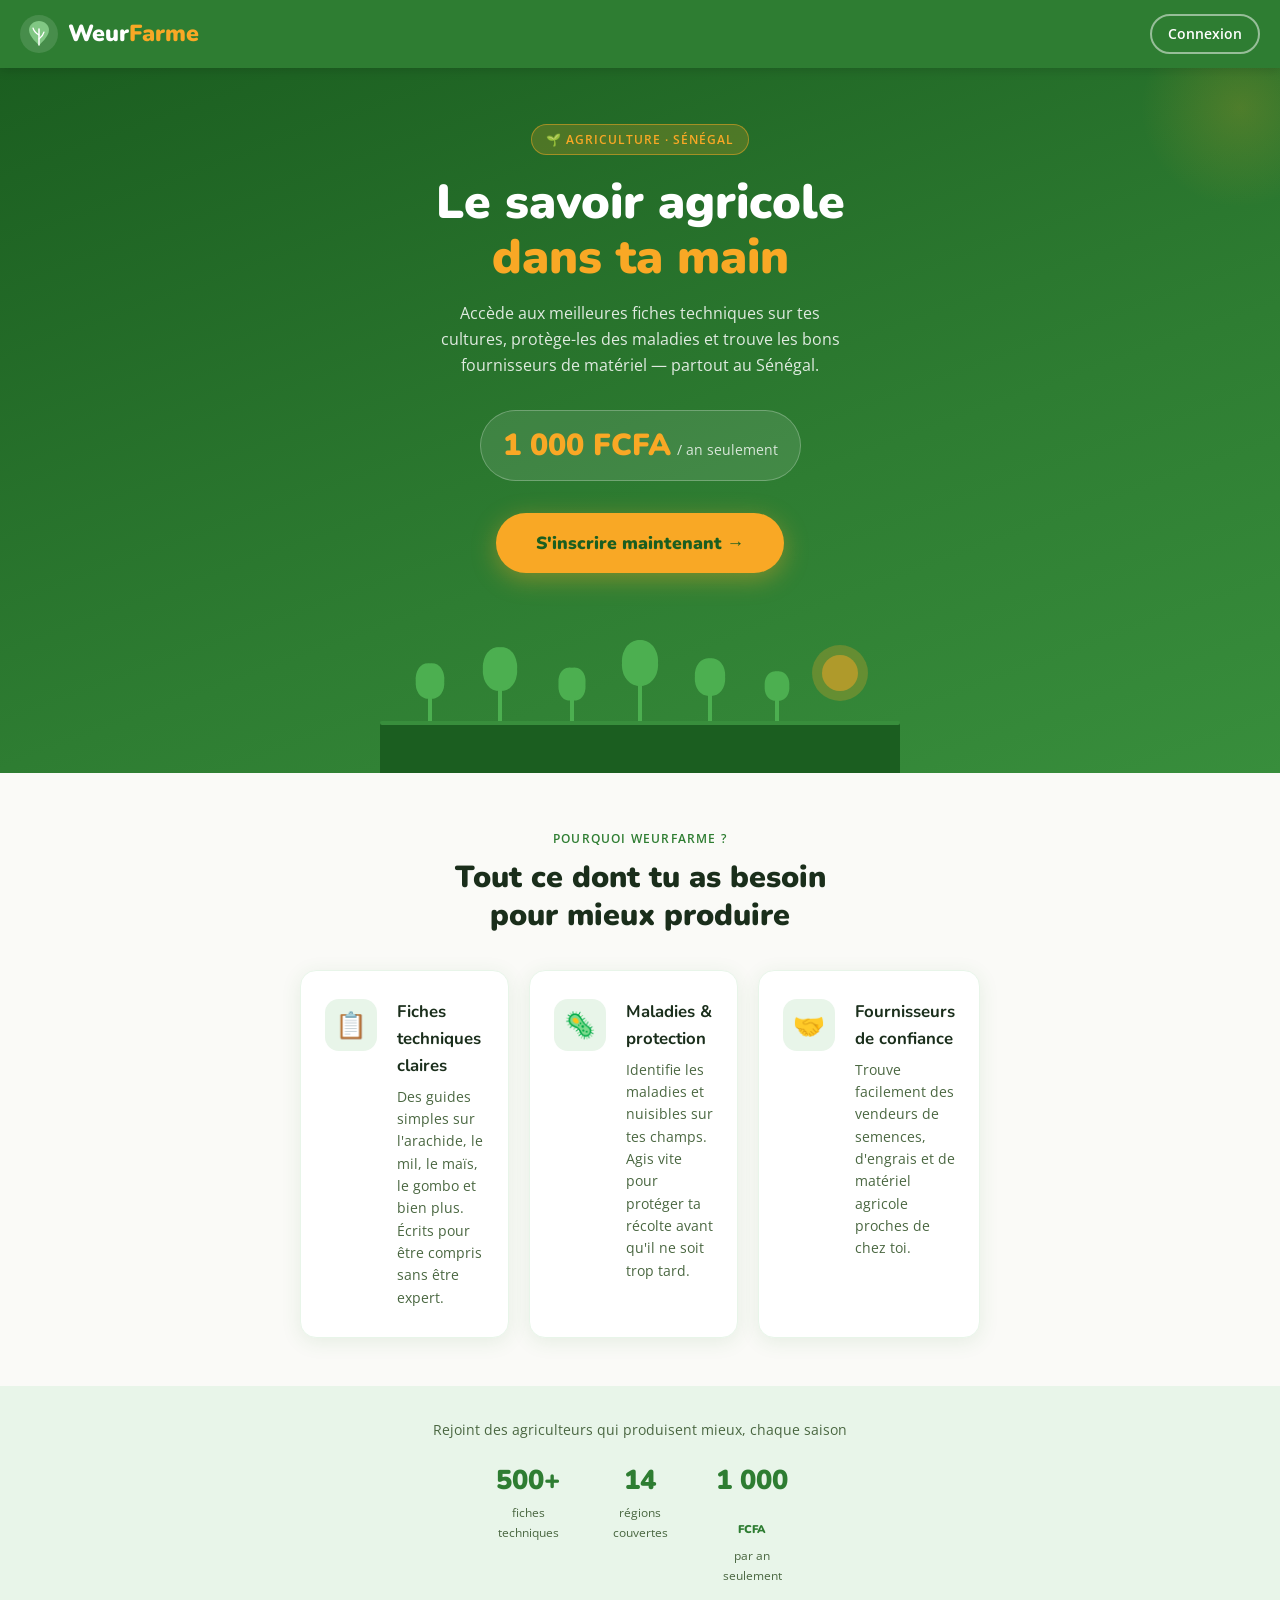
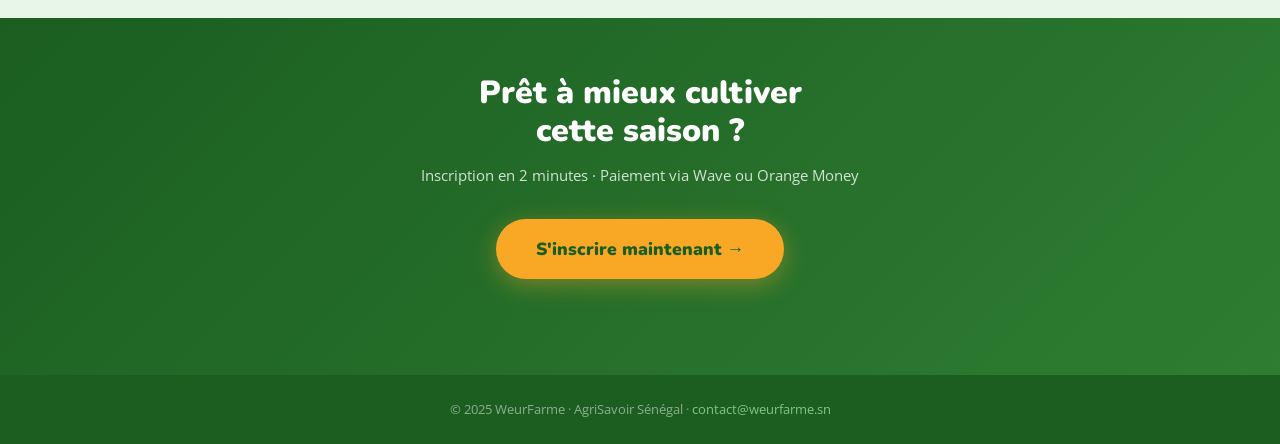
<file: index_2.html>
<!DOCTYPE html>
<html lang="fr">
<head>
  <meta charset="UTF-8" />
  <meta name="viewport" content="width=device-width, initial-scale=1.0" />
  <title>WeurFarme – Le savoir agricole dans ta main</title>
  <link rel="preconnect" href="https://fonts.googleapis.com" />
  <link rel="preconnect" href="https://fonts.gstatic.com" crossorigin />
  <link href="https://fonts.googleapis.com/css2?family=Nunito:wght@700;900&family=Open+Sans:wght@400;600&display=swap" rel="stylesheet" />

  <style>
    /* ── TOKENS ─────────────────────────────────────────── */
    :root {
      --vert:       #2E7D32;
      --vert-fonce: #1B5E20;
      --vert-clair: #81C784;
      --vert-pale:  #E8F5E9;
      --or:         #F9A825;
      --or-fonce:   #E65100;
      --blanc:      #FAFAF7;
      --texte:      #1A2E1B;
      --texte-doux: #4A6741;
      --rayon:      16px;
      --ombre:      0 4px 20px rgba(46,125,50,0.10);
    }

    /* ── RESET ──────────────────────────────────────────── */
    *, *::before, *::after { box-sizing: border-box; margin: 0; padding: 0; }
    html { scroll-behavior: smooth; }

    body {
      font-family: 'Open Sans', sans-serif;
      background: var(--blanc);
      color: var(--texte);
      line-height: 1.6;
      overflow-x: hidden;
    }

    /* ── HEADER / NAV ───────────────────────────────────── */
    header {
      background: var(--vert);
      padding: 14px 20px;
      display: flex;
      align-items: center;
      justify-content: space-between;
      position: sticky;
      top: 0;
      z-index: 100;
      box-shadow: 0 2px 10px rgba(0,0,0,0.15);
    }

    .logo {
      display: flex;
      align-items: center;
      gap: 10px;
      text-decoration: none;
    }

    .logo-icone {
      width: 38px;
      height: 38px;
      flex-shrink: 0;
    }

    .logo-texte {
      font-family: 'Nunito', sans-serif;
      font-weight: 900;
      font-size: 1.45rem;
      line-height: 1;
    }

    .logo-texte span:first-child { color: #ffffff; }
    .logo-texte span:last-child  { color: var(--or); }

    .nav-lien {
      font-family: 'Open Sans', sans-serif;
      font-size: 0.85rem;
      font-weight: 600;
      color: #fff;
      text-decoration: none;
      border: 2px solid rgba(255,255,255,0.5);
      border-radius: 50px;
      padding: 7px 16px;
      transition: background 0.2s, color 0.2s;
    }

    .nav-lien:hover {
      background: #fff;
      color: var(--vert);
    }

    /* ── HERO ───────────────────────────────────────────── */
    .hero {
      background: linear-gradient(160deg, var(--vert-fonce) 0%, var(--vert) 60%, #388E3C 100%);
      padding: 56px 24px 0;
      text-align: center;
      position: relative;
      overflow: hidden;
    }

    .hero::before {
      content: '';
      position: absolute;
      top: -60px;
      right: -60px;
      width: 200px;
      height: 200px;
      background: radial-gradient(circle, rgba(249,168,37,0.18) 0%, transparent 70%);
      pointer-events: none;
    }

    .hero-badge {
      display: inline-block;
      background: rgba(249,168,37,0.20);
      border: 1px solid rgba(249,168,37,0.50);
      color: var(--or);
      font-size: 0.75rem;
      font-weight: 600;
      letter-spacing: 0.08em;
      text-transform: uppercase;
      padding: 5px 14px;
      border-radius: 50px;
      margin-bottom: 20px;
    }

    .hero h1 {
      font-family: 'Nunito', sans-serif;
      font-weight: 900;
      font-size: clamp(2rem, 7vw, 3rem);
      color: #ffffff;
      line-height: 1.15;
      margin-bottom: 16px;
    }

    .hero h1 em {
      font-style: normal;
      color: var(--or);
    }

    .hero-desc {
      font-size: 1rem;
      color: rgba(255,255,255,0.85);
      max-width: 420px;
      margin: 0 auto 32px;
    }

    /* Prix mis en valeur */
    .hero-prix {
      display: inline-flex;
      align-items: baseline;
      gap: 6px;
      background: rgba(255,255,255,0.10);
      border: 1px solid rgba(255,255,255,0.25);
      border-radius: 50px;
      padding: 10px 22px;
      margin-bottom: 32px;
    }

    .hero-prix .montant {
      font-family: 'Nunito', sans-serif;
      font-weight: 900;
      font-size: 1.9rem;
      color: var(--or);
    }

    .hero-prix .detail {
      font-size: 0.85rem;
      color: rgba(255,255,255,0.80);
    }

    .btn-principal {
      display: inline-block;
      background: var(--or);
      color: var(--vert-fonce);
      font-family: 'Nunito', sans-serif;
      font-weight: 900;
      font-size: 1.1rem;
      padding: 16px 40px;
      border-radius: 50px;
      text-decoration: none;
      box-shadow: 0 6px 24px rgba(249,168,37,0.40);
      transition: transform 0.15s, box-shadow 0.15s, background 0.15s;
      margin-bottom: 40px;
    }

    .btn-principal:hover,
    .btn-principal:focus {
      transform: translateY(-2px);
      box-shadow: 0 10px 30px rgba(249,168,37,0.55);
      background: #FFB300;
      outline: none;
    }

    .btn-principal:active { transform: translateY(0); }

    /* Champ SVG en bas du hero */
    .hero-scene {
      display: block;
      width: 100%;
      max-width: 520px;
      margin: 0 auto;
    }

    /* ── AVANTAGES ──────────────────────────────────────── */
    .avantages {
      padding: 56px 20px 48px;
      background: var(--blanc);
    }

    .section-label {
      text-align: center;
      font-size: 0.75rem;
      font-weight: 600;
      letter-spacing: 0.10em;
      text-transform: uppercase;
      color: var(--vert);
      margin-bottom: 10px;
    }

    .section-titre {
      font-family: 'Nunito', sans-serif;
      font-weight: 900;
      font-size: clamp(1.4rem, 5vw, 1.9rem);
      text-align: center;
      color: var(--texte);
      line-height: 1.25;
      margin-bottom: 36px;
    }

    .cartes {
      display: grid;
      grid-template-columns: 1fr;
      gap: 20px;
      max-width: 680px;
      margin: 0 auto;
    }

    .carte {
      background: #ffffff;
      border: 1.5px solid var(--vert-pale);
      border-radius: var(--rayon);
      padding: 28px 24px;
      box-shadow: var(--ombre);
      display: flex;
      gap: 20px;
      align-items: flex-start;
      transition: transform 0.2s, box-shadow 0.2s;
    }

    .carte:hover {
      transform: translateY(-3px);
      box-shadow: 0 8px 28px rgba(46,125,50,0.15);
    }

    .carte-icone {
      width: 52px;
      height: 52px;
      border-radius: 14px;
      background: var(--vert-pale);
      display: flex;
      align-items: center;
      justify-content: center;
      flex-shrink: 0;
      font-size: 1.6rem;
    }

    .carte-corps h3 {
      font-family: 'Nunito', sans-serif;
      font-weight: 700;
      font-size: 1.05rem;
      color: var(--texte);
      margin-bottom: 6px;
    }

    .carte-corps p {
      font-size: 0.9rem;
      color: var(--texte-doux);
      line-height: 1.55;
    }

    /* ── BANDE CONFIANCE ────────────────────────────────── */
    .confiance {
      background: var(--vert-pale);
      padding: 32px 20px;
      text-align: center;
    }

    .confiance p {
      font-size: 0.9rem;
      color: var(--texte-doux);
      margin-bottom: 18px;
    }

    .stats {
      display: flex;
      justify-content: center;
      gap: 32px;
      flex-wrap: wrap;
    }

    .stat {
      display: flex;
      flex-direction: column;
      align-items: center;
    }

    .stat-chiffre {
      font-family: 'Nunito', sans-serif;
      font-weight: 900;
      font-size: 1.7rem;
      color: var(--vert);
    }

    .stat-label {
      font-size: 0.78rem;
      color: var(--texte-doux);
      text-align: center;
      max-width: 80px;
    }

    /* ── CTA BAS ────────────────────────────────────────── */
    .cta-bas {
      background: linear-gradient(135deg, var(--vert-fonce), var(--vert));
      padding: 56px 24px;
      text-align: center;
    }

    .cta-bas h2 {
      font-family: 'Nunito', sans-serif;
      font-weight: 900;
      font-size: clamp(1.5rem, 5vw, 2rem);
      color: #fff;
      line-height: 1.2;
      margin-bottom: 12px;
    }

    .cta-bas p {
      color: rgba(255,255,255,0.80);
      font-size: 0.95rem;
      margin-bottom: 32px;
    }

    /* ── FOOTER ─────────────────────────────────────────── */
    footer {
      background: var(--vert-fonce);
      padding: 24px 20px;
      text-align: center;
    }

    footer p {
      font-size: 0.8rem;
      color: rgba(255,255,255,0.50);
    }

    footer a {
      color: var(--vert-clair);
      text-decoration: none;
    }

    /* ── RESPONSIVE TABLETTE ─────────────────────────────── */
    @media (min-width: 600px) {
      .cartes {
        grid-template-columns: 1fr 1fr;
      }

      .cartes .carte:last-child {
        grid-column: 1 / -1;
      }
    }

    @media (min-width: 900px) {
      .cartes {
        grid-template-columns: repeat(3, 1fr);
      }

      .cartes .carte:last-child {
        grid-column: auto;
      }
    }

    /* ── ANIMATION ENTRÉE ───────────────────────────────── */
    @media (prefers-reduced-motion: no-preference) {
      .carte {
        opacity: 0;
        transform: translateY(20px);
        animation: monter 0.5s ease forwards;
      }
      .carte:nth-child(1) { animation-delay: 0.1s; }
      .carte:nth-child(2) { animation-delay: 0.2s; }
      .carte:nth-child(3) { animation-delay: 0.3s; }

      @keyframes monter {
        to { opacity: 1; transform: translateY(0); }
      }
    }
  </style>
</head>

<body>

  <!-- ── HEADER ── -->
  <header>
    <a href="#" class="logo" aria-label="WeurFarme – accueil">
      <!-- Icone feuille SVG inline -->
      <svg class="logo-icone" viewBox="0 0 38 38" fill="none" xmlns="http://www.w3.org/2000/svg" aria-hidden="true">
        <circle cx="19" cy="19" r="19" fill="rgba(255,255,255,0.12)"/>
        <path d="M19 30 C19 30 9 22 9 15 C9 10.03 13.48 6 19 6 C24.52 6 29 10.03 29 15 C29 22 19 30 19 30Z" fill="#81C784"/>
        <path d="M19 30 L19 14" stroke="white" stroke-width="1.5" stroke-linecap="round"/>
        <path d="M19 20 C19 20 14 17 13 13" stroke="white" stroke-width="1.2" stroke-linecap="round"/>
        <path d="M19 24 C19 24 23 21 24 17" stroke="white" stroke-width="1.2" stroke-linecap="round"/>
      </svg>
      <div class="logo-texte">
        <span>Weur</span><span>Farme</span>
      </div>
    </a>
    <a href="#inscription" class="nav-lien">Connexion</a>
  </header>

  <!-- ── HERO ── -->
  <section class="hero" aria-labelledby="hero-titre">
    <div class="hero-badge">🌱 Agriculture · Sénégal</div>

    <h1 id="hero-titre">
      Le savoir agricole<br />
      <em>dans ta main</em>
    </h1>

    <p class="hero-desc">
      Accède aux meilleures fiches techniques sur tes cultures, protège-les des maladies
      et trouve les bons fournisseurs de matériel — partout au Sénégal.
    </p>

    <div class="hero-prix" aria-label="Tarif : 1 000 FCFA par an">
      <span class="montant">1 000 FCFA</span>
      <span class="detail">/ an seulement</span>
    </div>

    <br />

    <a href="#inscription" class="btn-principal" id="btn-hero">
      S'inscrire maintenant →
    </a>

    <!-- Illustration : champ avec soleil — SVG inline -->
    <svg class="hero-scene" viewBox="0 0 520 160" fill="none" xmlns="http://www.w3.org/2000/svg" aria-hidden="true" role="img">
      <!-- Sol -->
      <rect x="0" y="110" width="520" height="50" fill="#1B5E20" rx="0"/>
      <!-- Soleil -->
      <circle cx="460" cy="60" r="28" fill="rgba(249,168,37,0.25)"/>
      <circle cx="460" cy="60" r="18" fill="rgba(249,168,37,0.50)"/>
      <!-- Plantes stylisées -->
      <g fill="#4CAF50">
        <!-- plante 1 -->
        <rect x="48" y="75" width="4" height="36" rx="2"/>
        <ellipse cx="50" cy="68" rx="14" ry="18" transform="rotate(-15 50 68)"/>
        <ellipse cx="50" cy="68" rx="14" ry="18" transform="rotate(15 50 68)"/>
        <!-- plante 2 -->
        <rect x="118" y="65" width="4" height="46" rx="2"/>
        <ellipse cx="120" cy="56" rx="17" ry="22" transform="rotate(-10 120 56)"/>
        <ellipse cx="120" cy="56" rx="17" ry="22" transform="rotate(10 120 56)"/>
        <!-- plante 3 -->
        <rect x="190" y="78" width="4" height="33" rx="2"/>
        <ellipse cx="192" cy="71" rx="13" ry="17" transform="rotate(-20 192 71)"/>
        <ellipse cx="192" cy="71" rx="13" ry="17" transform="rotate(20 192 71)"/>
        <!-- plante 4 -->
        <rect x="258" y="60" width="4" height="51" rx="2"/>
        <ellipse cx="260" cy="50" rx="18" ry="23" transform="rotate(-8 260 50)"/>
        <ellipse cx="260" cy="50" rx="18" ry="23" transform="rotate(8 260 50)"/>
        <!-- plante 5 -->
        <rect x="328" y="72" width="4" height="39" rx="2"/>
        <ellipse cx="330" cy="64" rx="15" ry="19" transform="rotate(-12 330 64)"/>
        <ellipse cx="330" cy="64" rx="15" ry="19" transform="rotate(12 330 64)"/>
        <!-- plante 6 -->
        <rect x="395" y="80" width="4" height="31" rx="2"/>
        <ellipse cx="397" cy="73" rx="12" ry="15" transform="rotate(-18 397 73)"/>
        <ellipse cx="397" cy="73" rx="12" ry="15" transform="rotate(18 397 73)"/>
      </g>
      <!-- Reflet sol -->
      <rect x="0" y="108" width="520" height="4" fill="#388E3C" rx="2"/>
    </svg>
  </section>

  <!-- ── AVANTAGES ── -->
  <section class="avantages" aria-labelledby="avantages-titre">
    <p class="section-label">Pourquoi WeurFarme ?</p>
    <h2 class="section-titre" id="avantages-titre">
      Tout ce dont tu as besoin<br />pour mieux produire
    </h2>

    <div class="cartes">

      <div class="carte">
        <div class="carte-icone" aria-hidden="true">📋</div>
        <div class="carte-corps">
          <h3>Fiches techniques claires</h3>
          <p>
            Des guides simples sur l'arachide, le mil, le maïs, le gombo et bien plus.
            Écrits pour être compris sans être expert.
          </p>
        </div>
      </div>

      <div class="carte">
        <div class="carte-icone" aria-hidden="true">🦠</div>
        <div class="carte-corps">
          <h3>Maladies &amp; protection</h3>
          <p>
            Identifie les maladies et nuisibles sur tes champs. Agis vite pour
            protéger ta récolte avant qu'il ne soit trop tard.
          </p>
        </div>
      </div>

      <div class="carte">
        <div class="carte-icone" aria-hidden="true">🤝</div>
        <div class="carte-corps">
          <h3>Fournisseurs de confiance</h3>
          <p>
            Trouve facilement des vendeurs de semences, d'engrais et de matériel
            agricole proches de chez toi.
          </p>
        </div>
      </div>

    </div>
  </section>

  <!-- ── BANDE CONFIANCE ── -->
  <section class="confiance" aria-label="Chiffres clés">
    <p>Rejoint des agriculteurs qui produisent mieux, chaque saison</p>
    <div class="stats">
      <div class="stat">
        <span class="stat-chiffre">500+</span>
        <span class="stat-label">fiches techniques</span>
      </div>
      <div class="stat">
        <span class="stat-chiffre">14</span>
        <span class="stat-label">régions couvertes</span>
      </div>
      <div class="stat">
        <span class="stat-chiffre">1 000<br/><small style="font-size:0.7rem">FCFA</small></span>
        <span class="stat-label">par an seulement</span>
      </div>
    </div>
  </section>

  <!-- ── CTA BAS ── -->
  <section class="cta-bas" id="inscription" aria-labelledby="cta-titre">
    <h2 id="cta-titre">Prêt à mieux cultiver<br />cette saison ?</h2>
    <p>Inscription en 2 minutes · Paiement via Wave ou Orange Money</p>
    <a href="inscription.html" class="btn-principal">
      S'inscrire maintenant →
    </a>
  </section>

  <!-- ── FOOTER ── -->
  <footer>
    <p>
      © 2025 WeurFarme · AgriSavoir Sénégal ·
      <a href="mailto:contact@weurfarme.sn">contact@weurfarme.sn</a>
    </p>
  </footer>

</body>
</html>
</file>
